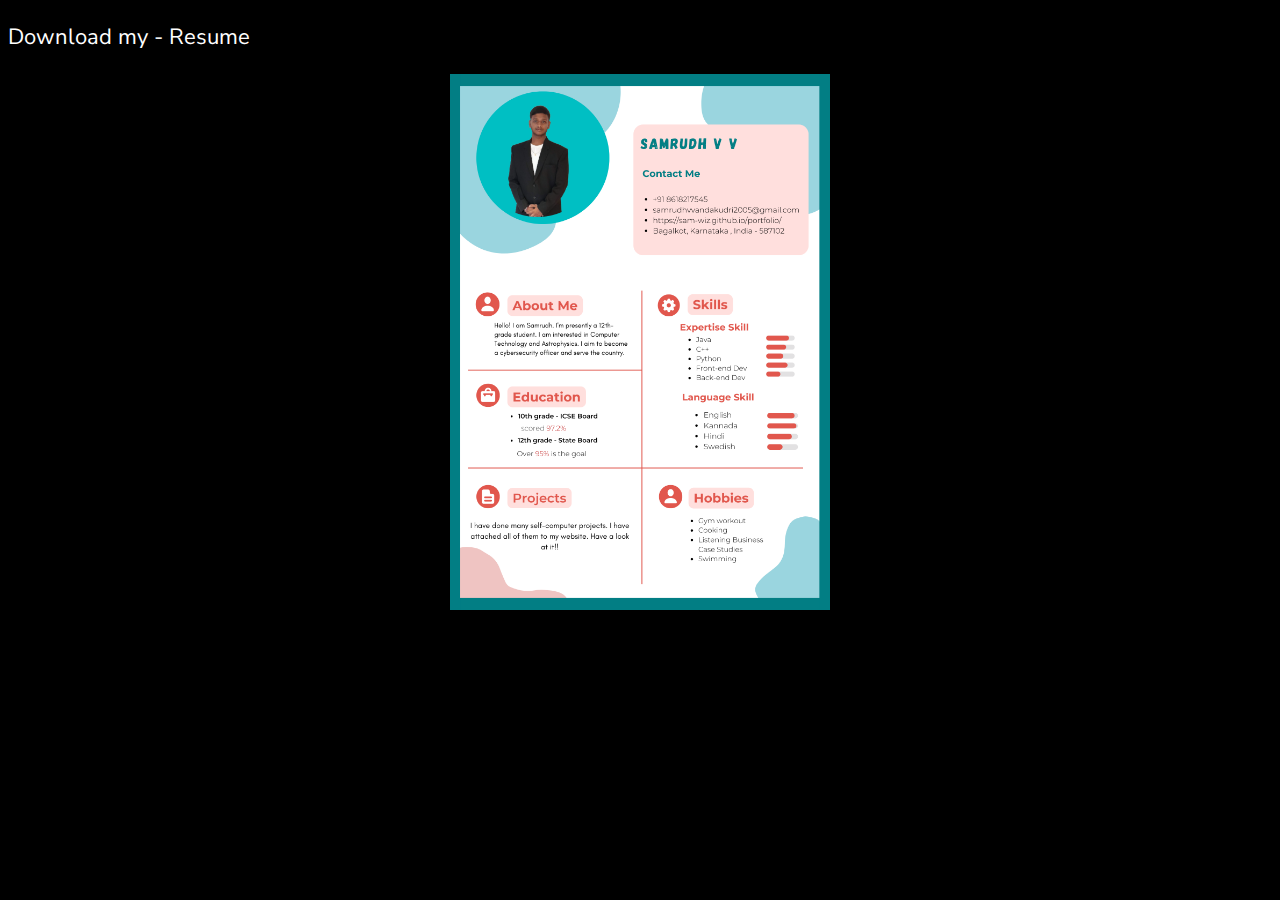
<file: resume.html>
<!DOCTYPE html>
<html lang="en" dir="ltr">

<head>
  <meta charset="utf-8">
  <meta name="viewport" content="width=device-width, initial-scale=1.0">
  <link rel="shortcut icon" href="resources/favicon.ico">
  <link rel="stylesheet" href="resumestyle.css">
  <link rel="preconnect" href="https://fonts.googleapis.com">
  <link rel="preconnect" href="https://fonts.gstatic.com" crossorigin>
  <link href="https://fonts.googleapis.com/css2?family=Nunito+Sans:ital@1&display=swap" rel="stylesheet">
  <title>Resume</title>
</head>

<body>
  <p>Download my - <a href="https://drive.google.com/file/d/13rgELp9Bh6a0IIFiDw9Sp56Ut3KaoP7R/view?usp=share_link" target="_blank"> Resume</a></p>
  <img src="resources/resume.png" alt="Resume">
</body>

</html>
</file>
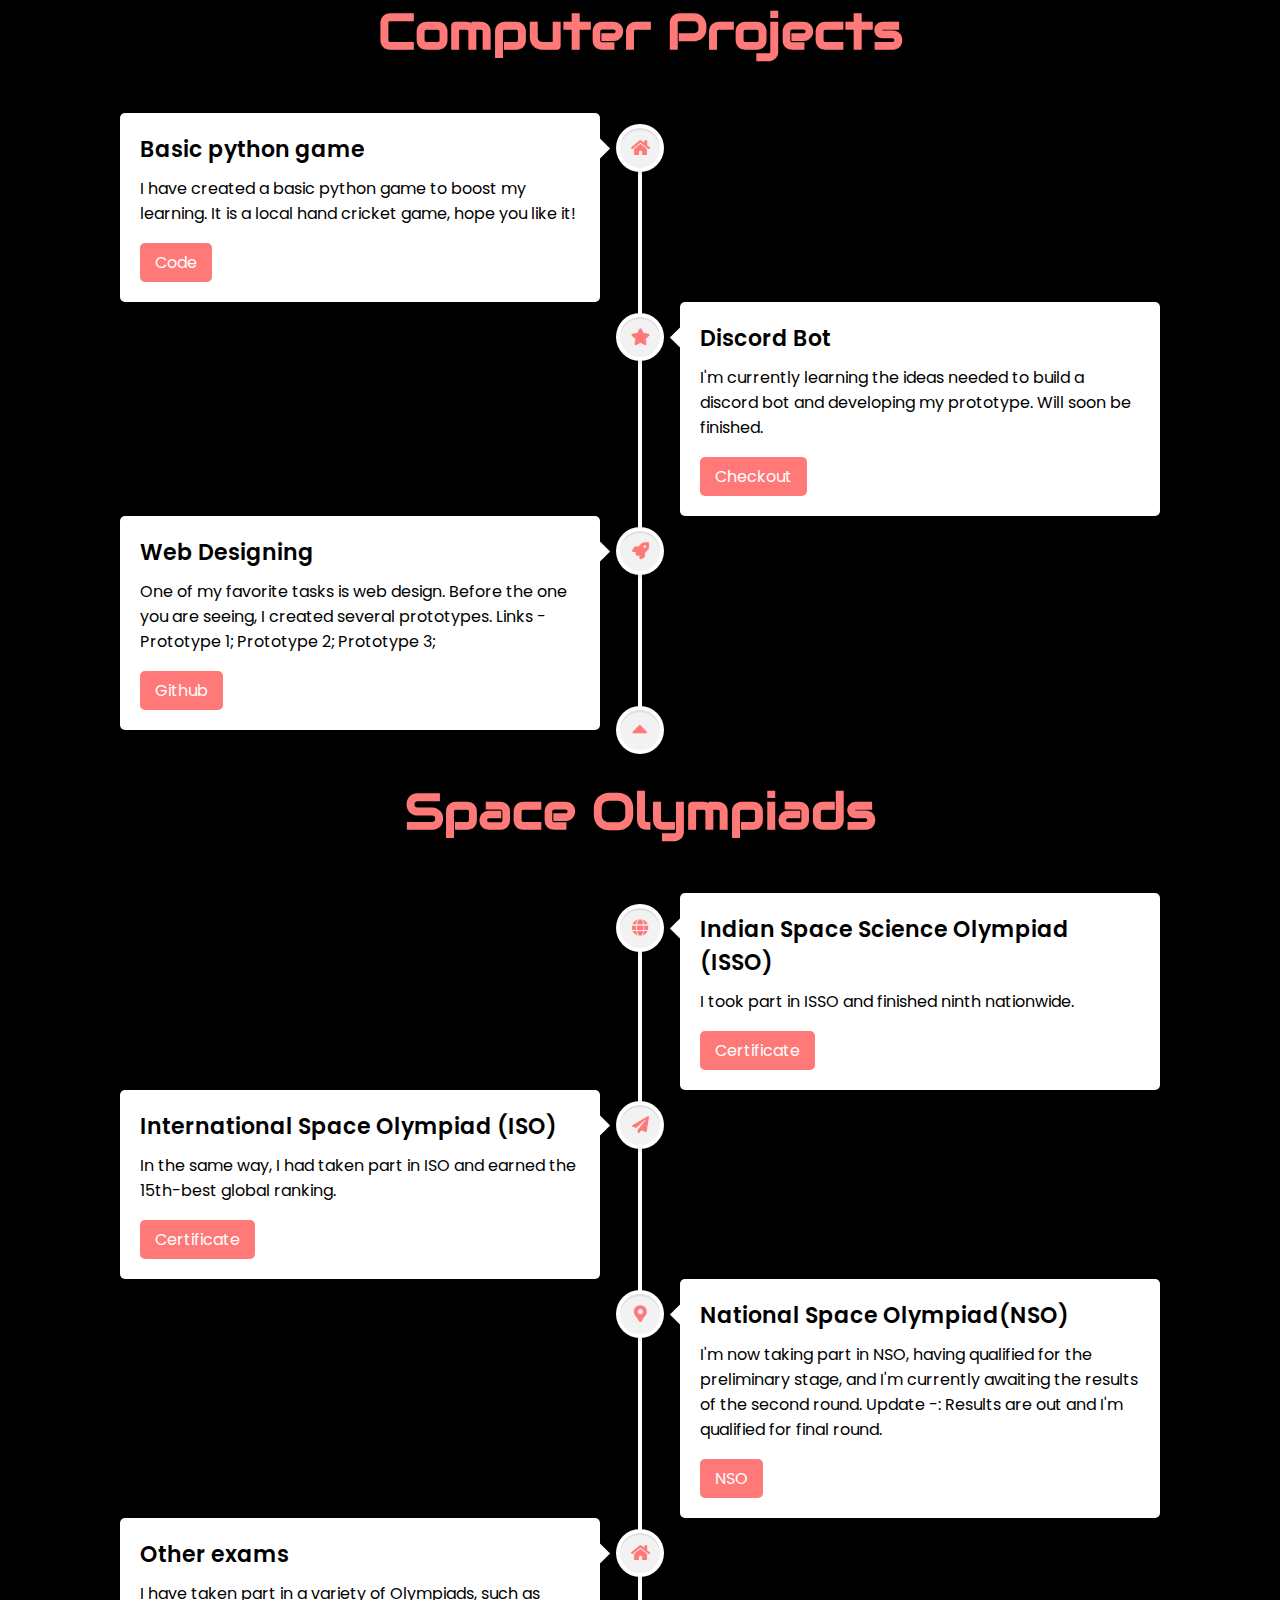
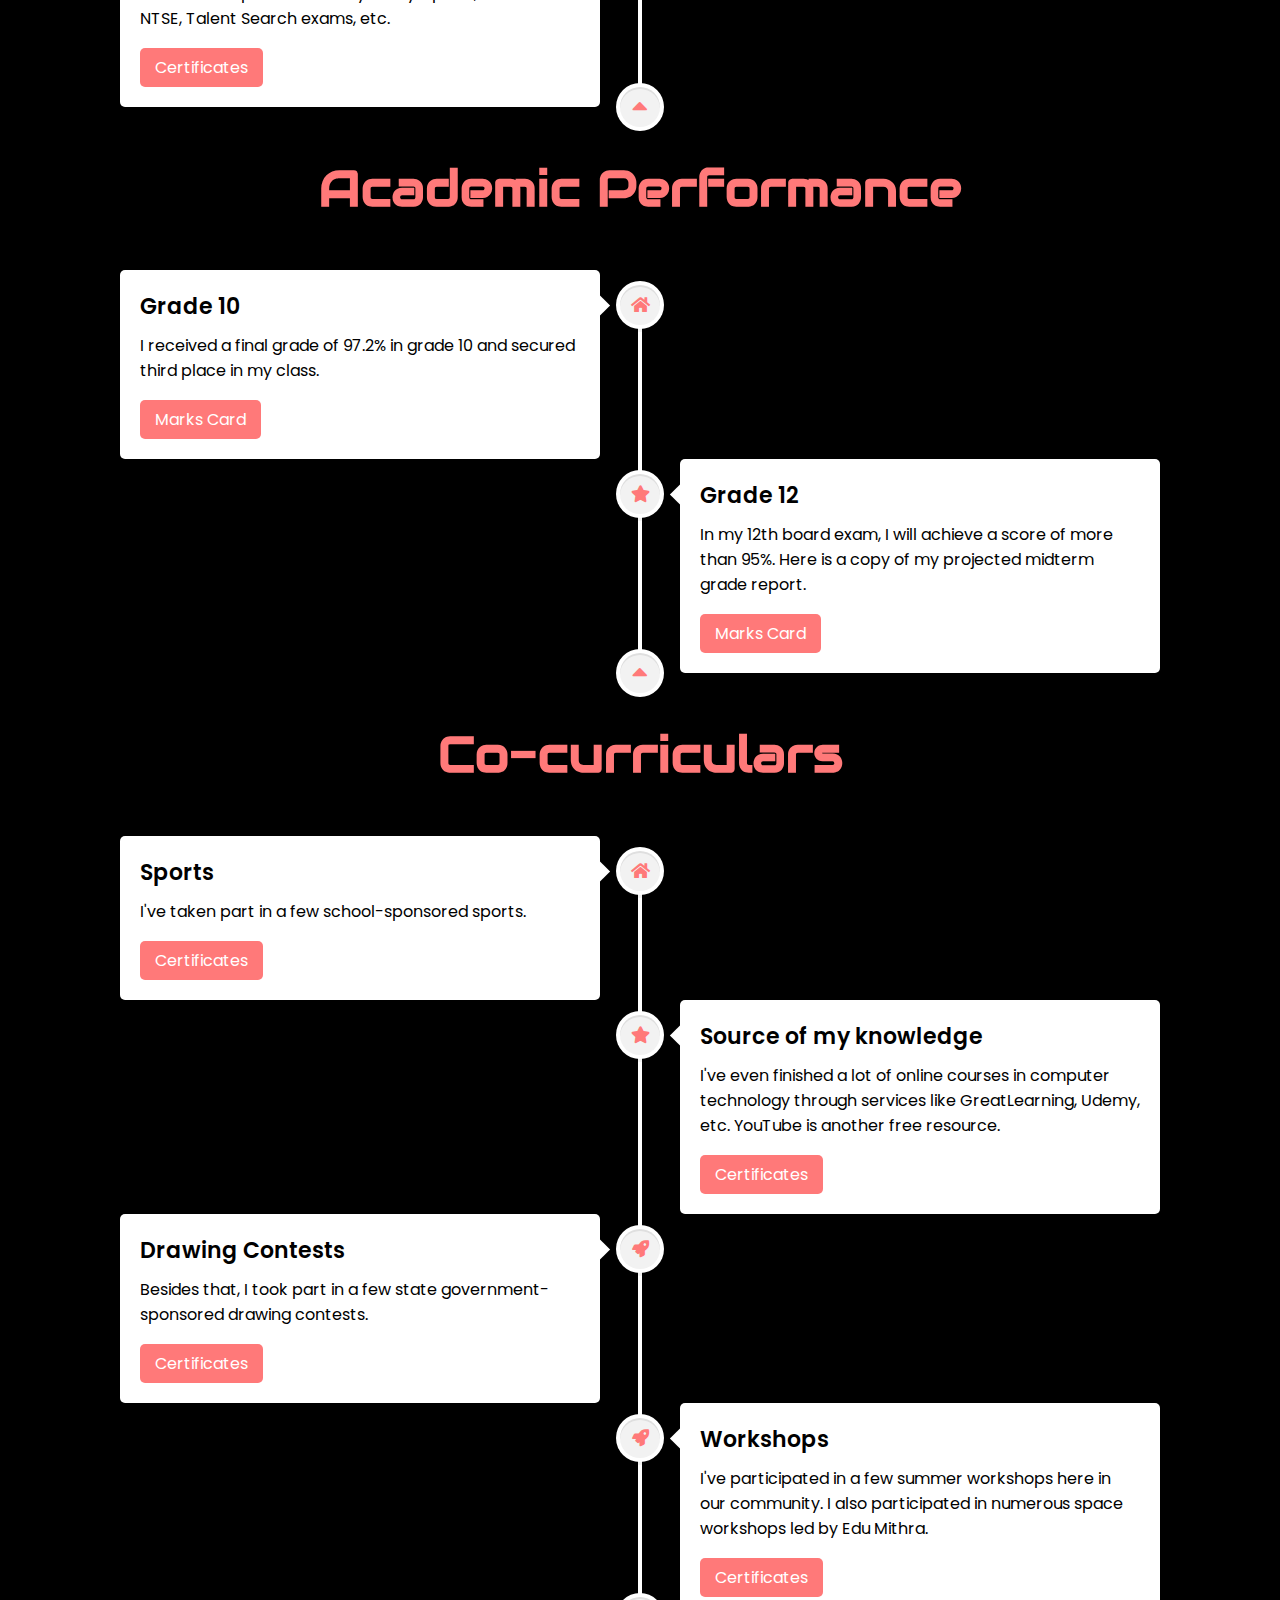
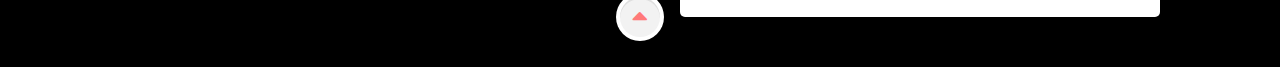
<file: work.html>
<!DOCTYPE html>
<html lang="en">

<head>
  <meta charset="UTF-8">
  <title>Works</title>
  <meta name="viewport" content="width=device-width, initial-scale=1.0">
  <link rel="stylesheet" href="workstyle.css">
  <link rel="stylesheet" href="https://cdnjs.cloudflare.com/ajax/libs/font-awesome/5.15.3/css/all.min.css" />
  <link rel="preconnect" href="https://fonts.googleapis.com">
  <link rel="preconnect" href="https://fonts.gstatic.com" crossorigin>
  <link href="https://fonts.googleapis.com/css2?family=Playfair+Display:ital,wght@1,500&display=swap" rel="stylesheet">
  <link rel="preconnect" href="https://fonts.googleapis.com">
  <link rel="preconnect" href="https://fonts.gstatic.com" crossorigin>
  <link href="https://fonts.googleapis.com/css2?family=Audiowide&display=swap" rel="stylesheet">
  <link rel="shortcut icon" href="resources/favicon.ico">
</head>

<body>
  <h1> Computer Projects </h1>
  <div class="wrapper">
    <div class="center-line">
      <a href="#" class="scroll-icon"><i class="fas fa-caret-up"></i></a>
    </div>
    <div class="row row-1">
      <section>
        <i class="icon fas fa-home"></i>
        <div class="details">
          <span class="title">Basic python game</span>
        </div>
        <p>I have created a basic python game to boost my learning. It is a local hand cricket game, hope you like it!</p>
        <div class="bottom">
          <a href="https://drive.google.com/drive/folders/1jfq10HZ_02OP2UBK0Dh2O9tMkA6jSAs9?usp=sharing" target="_blank">Code</a>
        </div>
      </section>
    </div>
    <div class="row row-2">
      <section>
        <i class="icon fas fa-star"></i>
        <div class="details">
          <span class="title">Discord Bot</span>
        </div>
        <p>I'm currently learning the ideas needed to build a discord bot and developing my prototype. Will soon be finished.</p>
        <div class="bottom">
          <a href="https://drive.google.com/file/d/1beKyXe-r2HeN9K4x4o9EA-pfS1pG728i/view?usp=share_link" target="_blank">Checkout</a>
        </div>
      </section>
    </div>
    <div class="row row-1">
      <section>
        <i class="icon fas fa-rocket"></i>
        <div class="details">
          <span class="title">Web Designing</span>
        </div>
        <p>One of my favorite tasks is web design. Before the one you are seeing, I created several prototypes. Links - <a href="https://sam-wiz.github.io/cv/" class="links" target="_blank">Prototype 1; </a><a
            href="https://sam-wiz.github.io/mywebsite/" class="links" target="_blank">Prototype 2; </a><a href="https://sam-wiz.github.io/prot4/" class="links" target="_blank">Prototype 3; </a></p>
        <div class="bottom">
          <a href="https://github.com/Sam-wiz" target="_blank">Github</a>
        </div>
      </section>
    </div>
  </div>
  <h1> Space Olympiads </h1>
  <div class="wrapper">
    <div class="center-line">
      <a href="#" class="scroll-icon"><i class="fas fa-caret-up"></i></a>
    </div>
    <div class="row row-2">
      <section>
        <i class="icon fas fa-globe"></i>
        <div class="details">
          <span class="title">Indian Space Science Olympiad (ISSO)</span>
        </div>
        <p>I took part in ISSO and finished ninth nationwide.</p>
        <div class="bottom">
          <a href="https://drive.google.com/file/d/1oGT77PU9iPvRsRp30U3Ubv6jTEqahUm1/view?usp=share_link" target="_blank">Certificate</a>
        </div>
      </section>
    </div>
    <div class="row row-1">
      <section>
        <i class="icon fas fa-paper-plane"></i>
        <div class="details">
          <span class="title">International Space Olympiad (ISO)</span>
        </div>
        <p>In the same way, I had taken part in ISO and earned the 15th-best global ranking.</p>
        <div class="bottom">
          <a href="https://drive.google.com/file/d/1jELQejwafvg0meHPFO2O-u6RtsOIOsAs/view?usp=share_link" target="_blank">Certificate</a>
        </div>
      </section>
    </div>
    <div class="row row-2">
      <section>
        <i class="icon fas fa-map-marker-alt"></i>
        <div class="details">
          <span class="title">National Space Olympiad(NSO)</span>
        </div>
        <p>I'm now taking part in NSO, having qualified for the preliminary stage, and I'm currently awaiting the results of the second round.
        Update -: Results are out and I'm qualified for final round.</p>
        <div class="bottom">
          <a href="https://nationalspaceolympiad.com/" target="_blank">NSO</a>
        </div>
      </section>
    </div>
    <div class="row row-1">
      <section>
        <i class="icon fas fa-home"></i>
        <div class="details">
          <span class="title">Other exams</span>
        </div>
        <p>I have taken part in a variety of Olympiads, such as NTSE, Talent Search exams, etc.</p>
        <div class="bottom">
          <a href="https://drive.google.com/drive/folders/1UVUncx5gtSNOzQLcflPGYH2COC9mrKH3?usp=sharing" target="_blank">Certificates</a>
        </div>
      </section>
    </div>
  </div>
  <h1> Academic Performance </h1>
  <div class="wrapper">
    <div class="center-line">
      <a href="#" class="scroll-icon"><i class="fas fa-caret-up"></i></a>
    </div>
    <div class="row row-1">
      <section>
        <i class="icon fas fa-home"></i>
        <div class="details">
          <span class="title">Grade 10</span>
        </div>
        <p>I received a final grade of 97.2% in grade 10 and secured third place in my class.</p>
        <div class="bottom">
          <a href="https://drive.google.com/file/d/10LDMPNmkElkNyU6_Kuo5uDiK9L1qyBbK/view?usp=share_link" target="_blank">Marks Card</a>
        </div>
      </section>
    </div>
    <div class="row row-2">
      <section>
        <i class="icon fas fa-star"></i>
        <div class="details">
          <span class="title">Grade 12</span>
        </div>
        <p>In my 12th board exam, I will achieve a score of more than 95%. Here is a copy of my projected midterm grade report.</p>
        <div class="bottom">
          <a href="https://drive.google.com/file/d/1PQthMXyf3Xl1xJk9SwS1IwQmYQg0h6GC/view?usp=sharing" target="_blank">Marks Card</a>
        </div>
      </section>
    </div>
  </div>
  <h1>Co-curriculars</h1>

  <div class="wrapper">
    <div class="center-line">
      <a href="#" class="scroll-icon"><i class="fas fa-caret-up"></i></a>
    </div>
    <div class="row row-1">
      <section>
        <i class="icon fas fa-home"></i>
        <div class="details">
          <span class="title">Sports</span>
        </div>
        <p>I've taken part in a few school-sponsored sports.</p>
        <div class="bottom">
          <a href="https://drive.google.com/drive/folders/1Y_ogCId9wVUYeIEmAtHfSXTqK4Gtaor_?usp=sharing" target="_blank">Certificates</a>
        </div>
      </section>
    </div>
    <div class="row row-2">
      <section>
        <i class="icon fas fa-star"></i>
        <div class="details">
          <span class="title">Source of my knowledge</span>
        </div>
        <p>I've even finished a lot of online courses in computer technology through services like GreatLearning, Udemy, etc. YouTube is another free resource.</p>
        <div class="bottom">
          <a href="https://drive.google.com/drive/folders/16_PYfB2fFlSPdFr93YCS7p-OJ7hZg8Kb?usp=sharing" target="_blank">Certificates</a>
        </div>
      </section>
    </div>
    <div class="row row-1">
      <section>
        <i class="icon fas fa-rocket"></i>
        <div class="details">
          <span class="title">Drawing Contests</span>
        </div>
        <p>Besides that, I took part in a few state government-sponsored drawing contests.</p>
        <div class="bottom">
          <a href="https://drive.google.com/drive/folders/1ZzNkOO7tDcbqtP1yyhVRy1OcqOD_4WWb?usp=sharing" target="_blank">Certificates</a>
        </div>
      </section>
    </div>
    <div class="row row-2">
      <section>
        <i class="icon fas fa-rocket"></i>
        <div class="details">
          <span class="title">Workshops</span>
        </div>
        <p>I've participated in a few summer workshops here in our community. I also participated in numerous space workshops led by Edu Mithra.</p>
        <div class="bottom">
          <a href="https://drive.google.com/drive/folders/13DWl_pNbnRgIKx6JhkWrJJAgxbnjeYVJ?usp=sharing" target="_blank">Certificates</a>
        </div>
      </section>
    </div>
</body>

</html>
</file>
<file: resumestyle.css>
body
{
  background-color: black;
}
img
{
  width: 30%;
  display: block;
  margin-left: auto;
  margin-right: auto;
}
p
{
  font-family: 'Nunito Sans', sans-serif;
  color: #fff;
  font-size: 22px;
}
a
{
  color: #fff;
  text-decoration: none;
}
a:hover
{
  color: #ff004f;
}
@media only screen and (max-width : 600px)
{
  img
  {
    margin-left: 0;
    width: 50%;
  }
}
</file>
<file: workstyle.css>
@import url('https://fonts.googleapis.com/css2?family=Poppins:wght@200;300;400;500;600;700&display=swap');
*{
  margin: 0;
  padding: 0;
  box-sizing: border-box;
  font-family: "Poppins", sans-serif;
}
html{
  scroll-behavior: smooth;
}
h1
{
  color: #ff7979;
  text-align : center;
  font-size : 50px;
  font-family: 'Audiowide', cursive;
}
body{
  background: black;
}
::selection{
  color: #fff;
  background: #ff7979;
}
.links
{
  text-decoration: none;
  color: black;
}
.links:hover
{
  color: #ff004f;
}
.wrapper{
  max-width: 1080px;
  margin: 50px auto;
  padding: 0 20px;
  position: relative;
}
.wrapper .center-line{
  position: absolute;
  height: 100%;
  width: 4px;
  background: #fff;
  left: 50%;
  top: 20px;
  transform: translateX(-50%);
}
.wrapper .row{
  display: flex;
}
.wrapper .row-1{
  justify-content: flex-start;
}
.wrapper .row-2{
  justify-content: flex-end;
}
.wrapper .row section{
  background: #fff;
  border-radius: 5px;
  width: calc(50% - 40px);
  padding: 20px;
  position: relative;
}
.wrapper .row section::before{
  position: absolute;
  content: "";
  height: 15px;
  width: 15px;
  background: #fff;
  top: 28px;
  z-index: -1;
  transform: rotate(45deg);
}
.row-1 section::before{
  right: -7px;
}
.row-2 section::before{
  left: -7px;
}
.row section .icon,
.center-line .scroll-icon{
  position: absolute;
  background: #f2f2f2;
  height: 40px;
  width: 40px;
  text-align: center;
  line-height: 40px;
  border-radius: 50%;
  color: #ff7979;
  font-size: 17px;
  box-shadow: 0 0 0 4px #fff, inset 0 2px 0 rgba(0,0,0,0.08), 0 3px 0 4px rgba(0,0,0,0.05);
}
.center-line .scroll-icon{
  bottom: 0px;
  left: 50%;
  font-size: 25px;
  transform: translateX(-50%);
}
.row-1 section .icon{
  top: 15px;
  right: -60px;
}
.row-2 section .icon{
  top: 15px;
  left: -60px;
}
.row section .details,
.row section .bottom{
  display: flex;
  align-items: center;
  justify-content: space-between;
}
.row section .details .title{
  font-size: 22px;
  font-weight: 600;
}
.row section p{
  margin: 10px 0 17px 0;
}
.row section .bottom a{
  text-decoration: none;
  background: #ff7979;
  color: #fff;
  padding: 7px 15px;
  border-radius: 5px;
  /* font-size: 17px; */
  font-weight: 400;
  transition: all 0.3s ease;
}
.row section .bottom a:hover{
  transform: scale(0.97);
}
@media(max-width: 790px){
  .wrapper .center-line{
    left: 40px;
  }
  .wrapper .row{
    margin: 30px 0 3px 60px;
  }
  .wrapper .row section{
    width: 100%;
  }
  .row-1 section::before{
    left: -7px;
  }
  .row-1 section .icon{
    left: -60px;
  }
}
@media(max-width: 440px){
  .wrapper .center-line,
  .row section::before,
  .row section .icon{
    display: none;
  }
  .wrapper .row{
    margin: 10px 0;
  }
}
</file>
